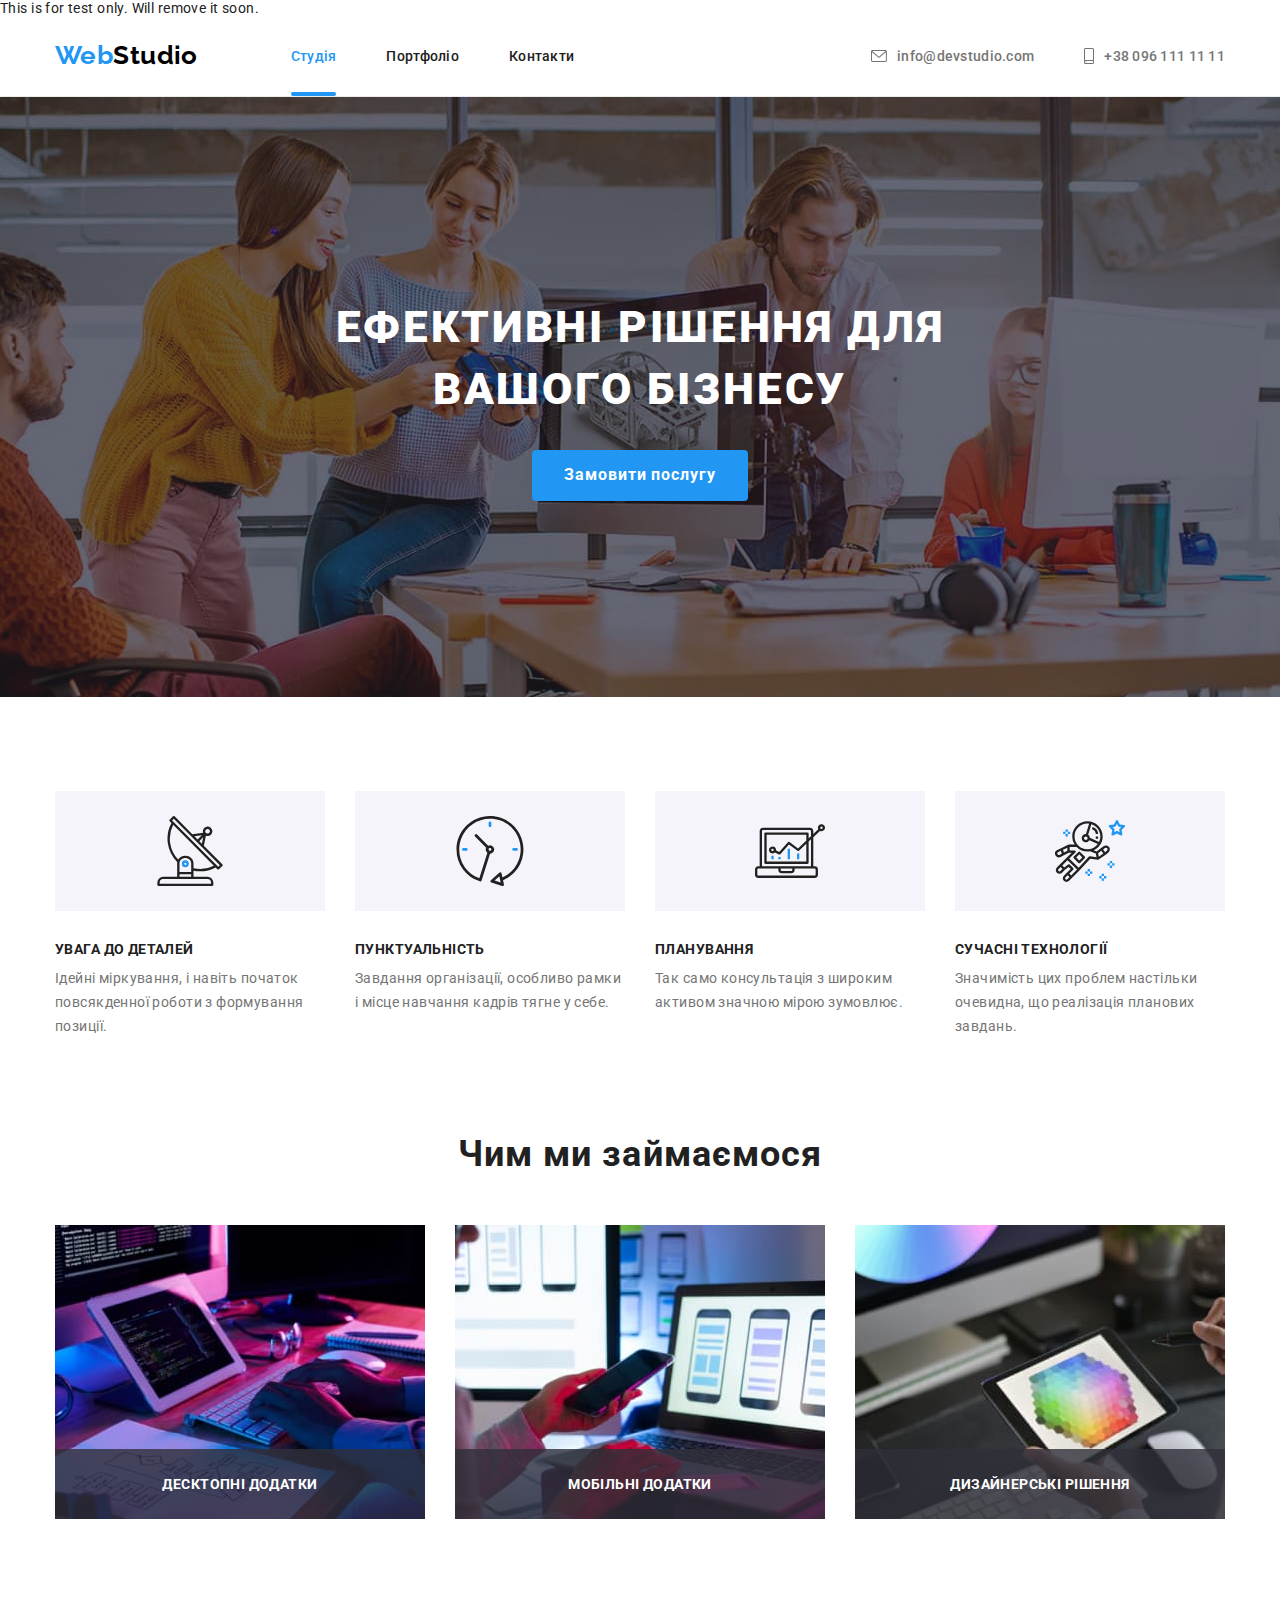
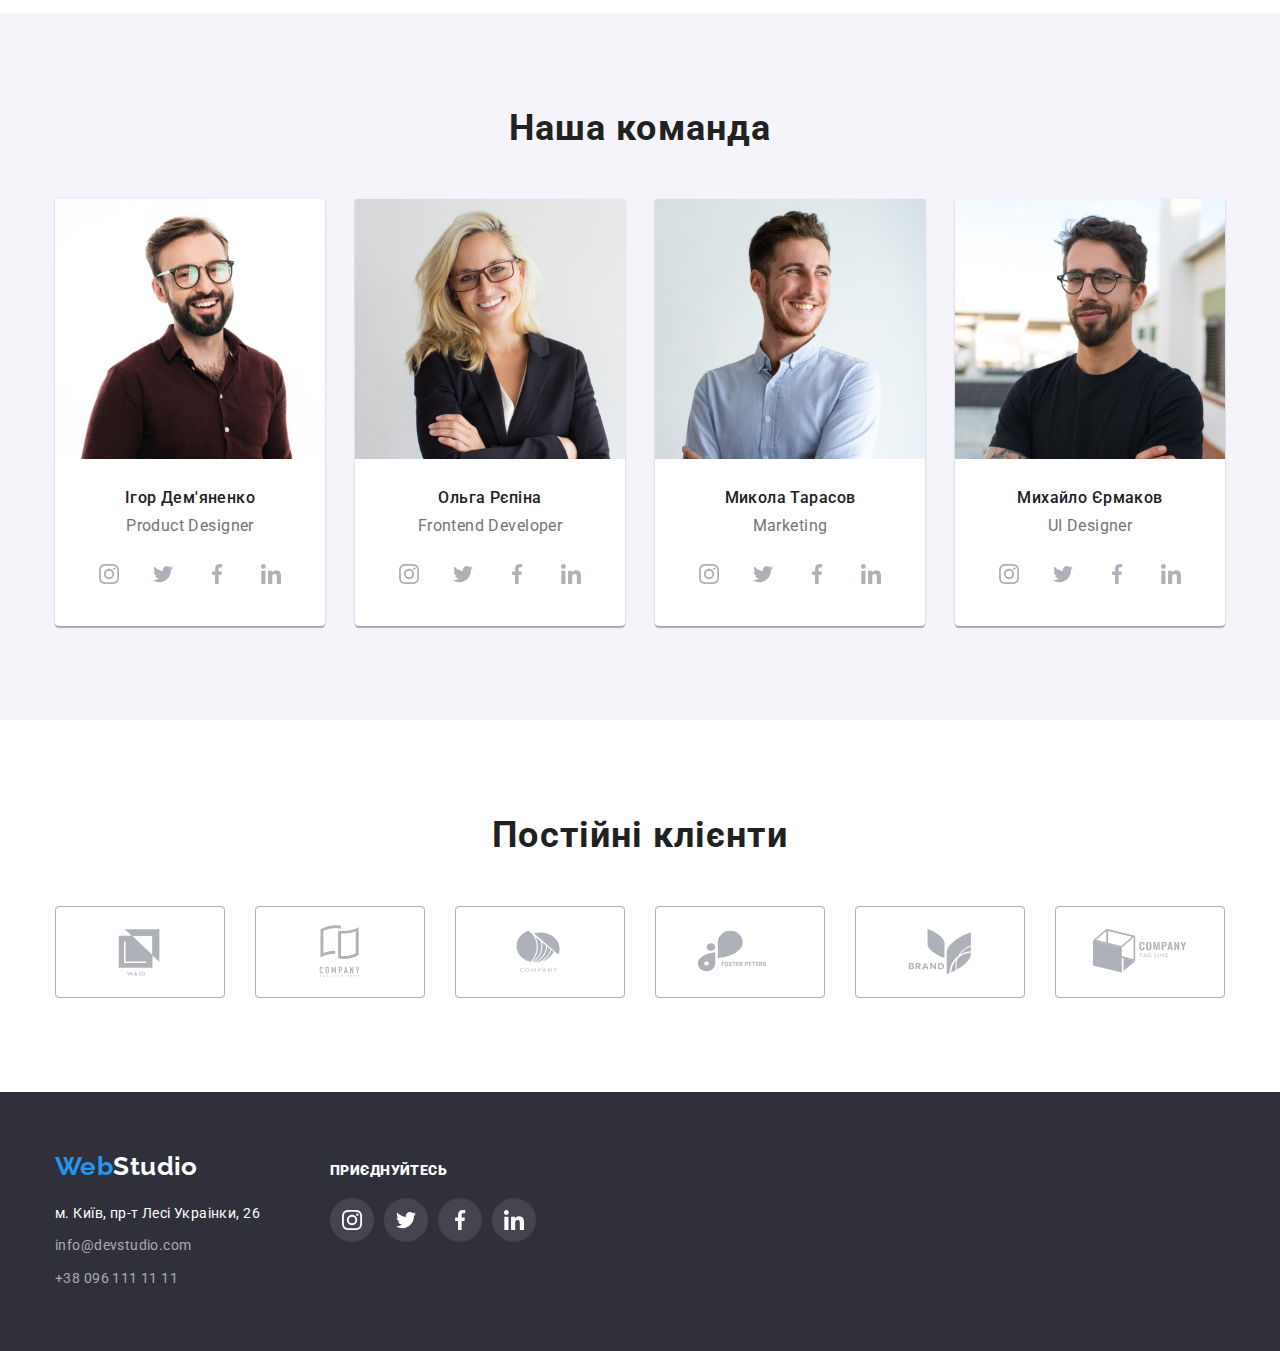
<file: index.html>
<!DOCTYPE html>
<html lang="uk">
  <head>
    <meta charset="UTF-8" />
    <meta http-equiv="X-UA-Compatible" content="IE=edge" />
    <meta name="viewport" content="width=device-width, initial-scale=1.0" />
    <title lang="en">WebStudio</title>
    <link rel="preconnect" href="https://fonts.googleapis.com" />
    <link rel="preconnect" href="https://fonts.gstatic.com" crossorigin />
    <link
      href="https://fonts.googleapis.com/css2?family=Raleway:wght@700&family=Roboto:wght@400;500;700;900&display=swap"
      rel="stylesheet"
    />
    <link
      rel="stylesheet"
      href="https://cdnjs.cloudflare.com/ajax/libs/modern-normalize/1.1.0/modern-normalize.min.css"
    />
    <link rel="stylesheet" href="./css/styles.css" />
  </head>
  <body>
    <div>This is for test only. Will remove it soon.</div>
    <header class="header">
      <div class="container main-nav">
        <!-- logo-header -->
        <a href="./index.html" class="logo" lang="en"
          ><span class="logo-web">Web</span>Studio</a
        >

        <!-- Site navigation -->
        <nav class="nav">
          <ul class="link site-nav">
            <li class="item">
              <a href="./index.html" class="nav-link current">Студія</a>
            </li>
            <li class="item">
              <a href="./portfolio.html" class="nav-link">Портфоліо</a>
            </li>
            <li class="item"><a href="#" class="nav-link">Контакти</a></li>
          </ul>
        </nav>

        <!-- Contacts -->

        <ul class="link nav-contact">
          <li class="item">
            <a href="mailto:info@devstudio.com" class="contacts"
              ><svg class="icon-envelope" width="16" height="12">
                <use href="./images/icons.svg#envelope"></use>
              </svg>
              info@devstudio.com</a
            >
          </li>
          <li class="item">
            <a href="tel:+380961111111" class="contacts"
              ><svg class="icon-smartphone" width="10" height="16">
                <use href="./images/icons.svg#smartphone"></use>
              </svg>
              +38 096 111 11 11</a
            >
          </li>
        </ul>
      </div>
    </header>

    <main>
      <!-- Hero section -->
      <section class="hero">
        <div class="container">
          <h1 class="hero-title">Ефективні рішення для вашого бізнесу</h1>
          <button type="button" class="hero-button button" data-modal-open>
            Замовити послугу
          </button>
        </div>
      </section>

      <!-- Features section -->
      <section class="section features">
        <div class="container">
          <h2 class="visually-hidden">Наші переваги</h2>
          <ul class="features-list link">
            <li class="item">
              <div class="features-block">
                <svg class="icon-features" width="70" height="70">
                  <use href="./images/icons.svg#antenna"></use>
                </svg>
              </div>
              <h3 class="features-title">Увага до деталей</h3>
              <p class="features-text">
                Ідейні міркування, і навіть початок повсякденної роботи з
                формування позиції.
              </p>
            </li>
            <li class="item">
              <div class="features-block">
                <svg class="icon-features" width="70" height="70">
                  <use href="./images/icons.svg#clock"></use>
                </svg>
              </div>
              <h3 class="features-title">Пунктуальність</h3>
              <p class="features-text">
                Завдання організації, особливо рамки і місце навчання кадрів
                тягне у себе.
              </p>
            </li>
            <li class="item">
              <div class="features-block">
                <svg class="icon-features" width="70" height="70">
                  <use href="./images/icons.svg#diagram"></use>
                </svg>
              </div>
              <h3 class="features-title">Планування</h3>
              <p class="features-text">
                Так само консультація з широким активом значною мірою зумовлює.
              </p>
            </li>
            <li class="item">
              <div class="features-block">
                <svg class="icon-features" width="70" height="70">
                  <use href="./images/icons.svg#astronaut"></use>
                </svg>
              </div>
              <h3 class="features-title">Сучасні технології</h3>
              <p class="features-text">
                Значимість цих проблем настільки очевидна, що реалізація
                планових завдань.
              </p>
            </li>
          </ul>
        </div>
      </section>

      <!-- Our work  -->
      <section class="section">
        <div class="container">
          <h2 class="section-title">Чим ми займаємося</h2>
          <ul class="work-list link">
            <li class="item">
              <img
                src="./images/img1.jpg"
                alt="Написання коду"
                width="370"
                height="294"
              />
              <div class="overlay">
                <p class="overlay-text">Десктопні додатки</p>
              </div>
            </li>
            <li class="item">
              <img
                src="./images/img2.jpg"
                alt="Розробка макету"
                width="370"
                height="294"
              />
              <div class="overlay">
                <p class="overlay-text">Мобільні додатки</p>
              </div>
            </li>
            <li class="item">
              <img
                src="./images/img3.jpg"
                alt="Графічний дизайн"
                width="370"
                height="294"
              />
              <div class="overlay">
                <p class="overlay-text">Дизайнерські рішення</p>
              </div>
            </li>
          </ul>
        </div>
      </section>

      <!-- Team section -->
      <section class="section team">
        <div class="container">
          <h2 class="section-title">Наша команда</h2>
          <ul class="team-list link">
            <li class="item">
              <img
                src="./images/productdesigner.jpg"
                alt="Ігор Дем'яненко"
                width="270"
                height="260"
                class="photo"
              />
              <div class="description">
                <h3 class="sub-title">Ігор Дем'яненко</h3>
                <p class="team-text" lang="en">Product Designer</p>
                <ul class="social-personal link">
                  <li class="item">
                    <a href="" class="icon-wrap" aria-label="Instagram">
                      <svg class="icon" width="20" height="20">
                        <use href="./images/icons.svg#instagram"></use>
                      </svg>
                    </a>
                  </li>
                  <li class="item">
                    <a href="" class="icon-wrap" aria-label="Twitter">
                      <svg class="icon" width="20" height="20">
                        <use href="./images/icons.svg#twitter"></use>
                      </svg>
                    </a>
                  </li>
                  <li class="item">
                    <a href="" class="icon-wrap" aria-label="Facebook">
                      <svg class="icon" width="20" height="20">
                        <use href="./images/icons.svg#facebook"></use>
                      </svg>
                    </a>
                  </li>
                  <li class="item">
                    <a href="" class="icon-wrap" aria-label="LinkedIn">
                      <svg class="icon" width="20" height="20">
                        <use href="./images/icons.svg#linkedin"></use>
                      </svg>
                    </a>
                  </li>
                </ul>
              </div>
            </li>
            <li class="item">
              <img
                src="./images/frontenddeveloper.jpg"
                alt="Ольга Рєпіна"
                width="270"
                height="260"
                class="photo"
              />
              <div class="description">
                <h3 class="sub-title">Ольга Рєпіна</h3>
                <p class="team-text" lang="en">Frontend Developer</p>
                <ul class="social-personal link">
                  <li class="item">
                    <a href="" class="icon-wrap" aria-label="Instagram">
                      <svg class="icon" width="20" height="20">
                        <use href="./images/icons.svg#instagram"></use>
                      </svg>
                    </a>
                  </li>
                  <li class="item">
                    <a href="" class="icon-wrap" aria-label="Twitter">
                      <svg class="icon" width="20" height="20">
                        <use href="./images/icons.svg#twitter"></use>
                      </svg>
                    </a>
                  </li>
                  <li class="item">
                    <a href="" class="icon-wrap" aria-label="Facebook">
                      <svg class="icon" width="20" height="20">
                        <use href="./images/icons.svg#facebook"></use>
                      </svg>
                    </a>
                  </li>
                  <li class="item">
                    <a href="" class="icon-wrap" aria-label="LinkedIn">
                      <svg class="icon" width="20" height="20">
                        <use href="./images/icons.svg#linkedin"></use>
                      </svg>
                    </a>
                  </li>
                </ul>
              </div>
            </li>
            <li class="item">
              <img
                src="./images/marketing.jpg"
                alt="Микола Тарасов"
                width="270"
                height="260"
                class="photo"
              />
              <div class="description">
                <h3 class="sub-title">Микола Тарасов</h3>
                <p class="team-text" lang="en">Marketing</p>
                <ul class="social-personal link">
                  <li class="item">
                    <a href="" class="icon-wrap" aria-label="Instagram">
                      <svg class="icon" width="20" height="20">
                        <use href="./images/icons.svg#instagram"></use>
                      </svg>
                    </a>
                  </li>
                  <li class="item">
                    <a href="" class="icon-wrap" aria-label="Twitter">
                      <svg class="icon" width="20" height="20">
                        <use href="./images/icons.svg#twitter"></use>
                      </svg>
                    </a>
                  </li>
                  <li class="item">
                    <a href="" class="icon-wrap" aria-label="Facebook">
                      <svg class="icon" width="20" height="20">
                        <use href="./images/icons.svg#facebook"></use>
                      </svg>
                    </a>
                  </li>
                  <li class="item">
                    <a href="" class="icon-wrap" aria-label="LinkedIn">
                      <svg class="icon" width="20" height="20">
                        <use href="./images/icons.svg#linkedin"></use>
                      </svg>
                    </a>
                  </li>
                </ul>
              </div>
            </li>
            <li class="item">
              <img
                src="./images/uidesigner.jpg"
                alt="Михайло Єрмаков"
                width="270"
                height="260"
                class="photo"
              />
              <div class="description">
                <h3 class="sub-title">Михайло Єрмаков</h3>
                <p class="team-text" lang="en">UI Designer</p>
                <ul class="social-personal link">
                  <li class="item">
                    <a href="" class="icon-wrap" aria-label="Instagram">
                      <svg class="icon" width="20" height="20">
                        <use href="./images/icons.svg#instagram"></use>
                      </svg>
                    </a>
                  </li>
                  <li class="item">
                    <a href="" class="icon-wrap" aria-label="Twitter">
                      <svg class="icon" width="20" height="20">
                        <use href="./images/icons.svg#twitter"></use>
                      </svg>
                    </a>
                  </li>
                  <li class="item">
                    <a href="" class="icon-wrap" aria-label="Facebook">
                      <svg class="icon" width="20" height="20">
                        <use href="./images/icons.svg#facebook"></use>
                      </svg>
                    </a>
                  </li>
                  <li class="item">
                    <a href="" class="icon-wrap" aria-label="LinkedIn">
                      <svg class="icon" width="20" height="20">
                        <use href="./images/icons.svg#linkedin"></use>
                      </svg>
                    </a>
                  </li>
                </ul>
              </div>
            </li>
          </ul>
        </div>
      </section>

      <!-- Clients -->
      <section class="section clients">
        <div class="container">
          <h2 class="section-title">Постійні клієнти</h2>
          <ul class="clients-list link">
            <li class="item">
              <a href="" class="clients-site"
                ><svg class="clients-icon" width="106" height="60">
                  <use href="./images/icons.svg#logo1"></use></svg
              ></a>
            </li>
            <li class="item">
              <a href="" class="clients-site"
                ><svg class="clients-icon" width="106" height="60">
                  <use href="./images/icons.svg#logo2"></use></svg
              ></a>
            </li>
            <li class="item">
              <a href="" class="clients-site"
                ><svg class="clients-icon" width="106" height="60">
                  <use href="./images/icons.svg#logo3"></use></svg
              ></a>
            </li>
            <li class="item">
              <a href="" class="clients-site"
                ><svg class="clients-icon" width="106" height="60">
                  <use href="./images/icons.svg#logo4"></use></svg
              ></a>
            </li>
            <li class="item">
              <a href="" class="clients-site"
                ><svg class="clients-icon" width="106" height="60">
                  <use href="./images/icons.svg#logo5"></use></svg
              ></a>
            </li>
            <li class="item">
              <a href="" class="clients-site"
                ><svg class="clients-icon" width="106" height="60">
                  <use href="./images/icons.svg#logo6"></use></svg
              ></a>
            </li>
          </ul>
        </div>
      </section>

      <!-- Modal -->
      <div class="backdrop is-hidden" data-modal>
        <div class="modal">
          <button type="button" class="modal-btn" data-modal-close>
            <svg class="icon-close" width="18" height="18">
              <use href="./images/icons.svg#close-btn"></use>
            </svg>
          </button>
        </div>
      </div>

      <!-- JS script -->
      <script src="./js/modal.js"></script>
    </main>

    <!-- Footer -->
    <footer class="footer">
      <div class="container footer-container">
        <div class="sub-container">
          <!-- logo-footer -->
          <a href="./index.html" class="logo-footer" lang="en"
            ><span class="logo-web">Web</span>Studio</a
          >

          <!-- Address -->
          <address class="address">
            <ul class="link">
              <li class="item">
                <a
                  href="https://goo.gl/maps/CPtrU1FHBa2aNyZL9"
                  class="address-link map"
                  target="_blank"
                  rel="noopener noreferrer nofollow"
                >
                  м. Київ, пр-т Лесі Украінки, 26
                </a>
              </li>
              <li class="item">
                <a href="mailto:info@devstudio.com" class="address-link"
                  >info@devstudio.com</a
                >
              </li>
              <li class="item">
                <a href="tel:+380961111111" class="address-link"
                  >+38 096 111 11 11</a
                >
              </li>
            </ul>
          </address>
        </div>
        <div class="sub-container">
          <p class="action"><b>приєднуйтесь</b></p>
          <ul class="link socials">
            <li class="item">
              <a href="" aria-label="Instagram" class="socials-wrap"
                ><svg class="socials-icon" width="20" height="20">
                  <use href="./images/icons.svg#instagram"></use></svg
              ></a>
            </li>
            <li class="item">
              <a href="" aria-label="Twitter" class="socials-wrap"
                ><svg class="socials-icon" width="20" height="20">
                  <use href="./images/icons.svg#twitter"></use></svg
              ></a>
            </li>
            <li class="item">
              <a href="" aria-label="Facebook" class="socials-wrap"
                ><svg class="socials-icon" width="20" height="20">
                  <use href="./images/icons.svg#facebook"></use></svg
              ></a>
            </li>
            <li class="item">
              <a href="" aria-label="LinkedIn" class="socials-wrap"
                ><svg class="socials-icon" width="20" height="20">
                  <use href="./images/icons.svg#linkedin"></use></svg
              ></a>
            </li>
          </ul>
        </div>
      </div>
    </footer>
  </body>
</html>
</file>
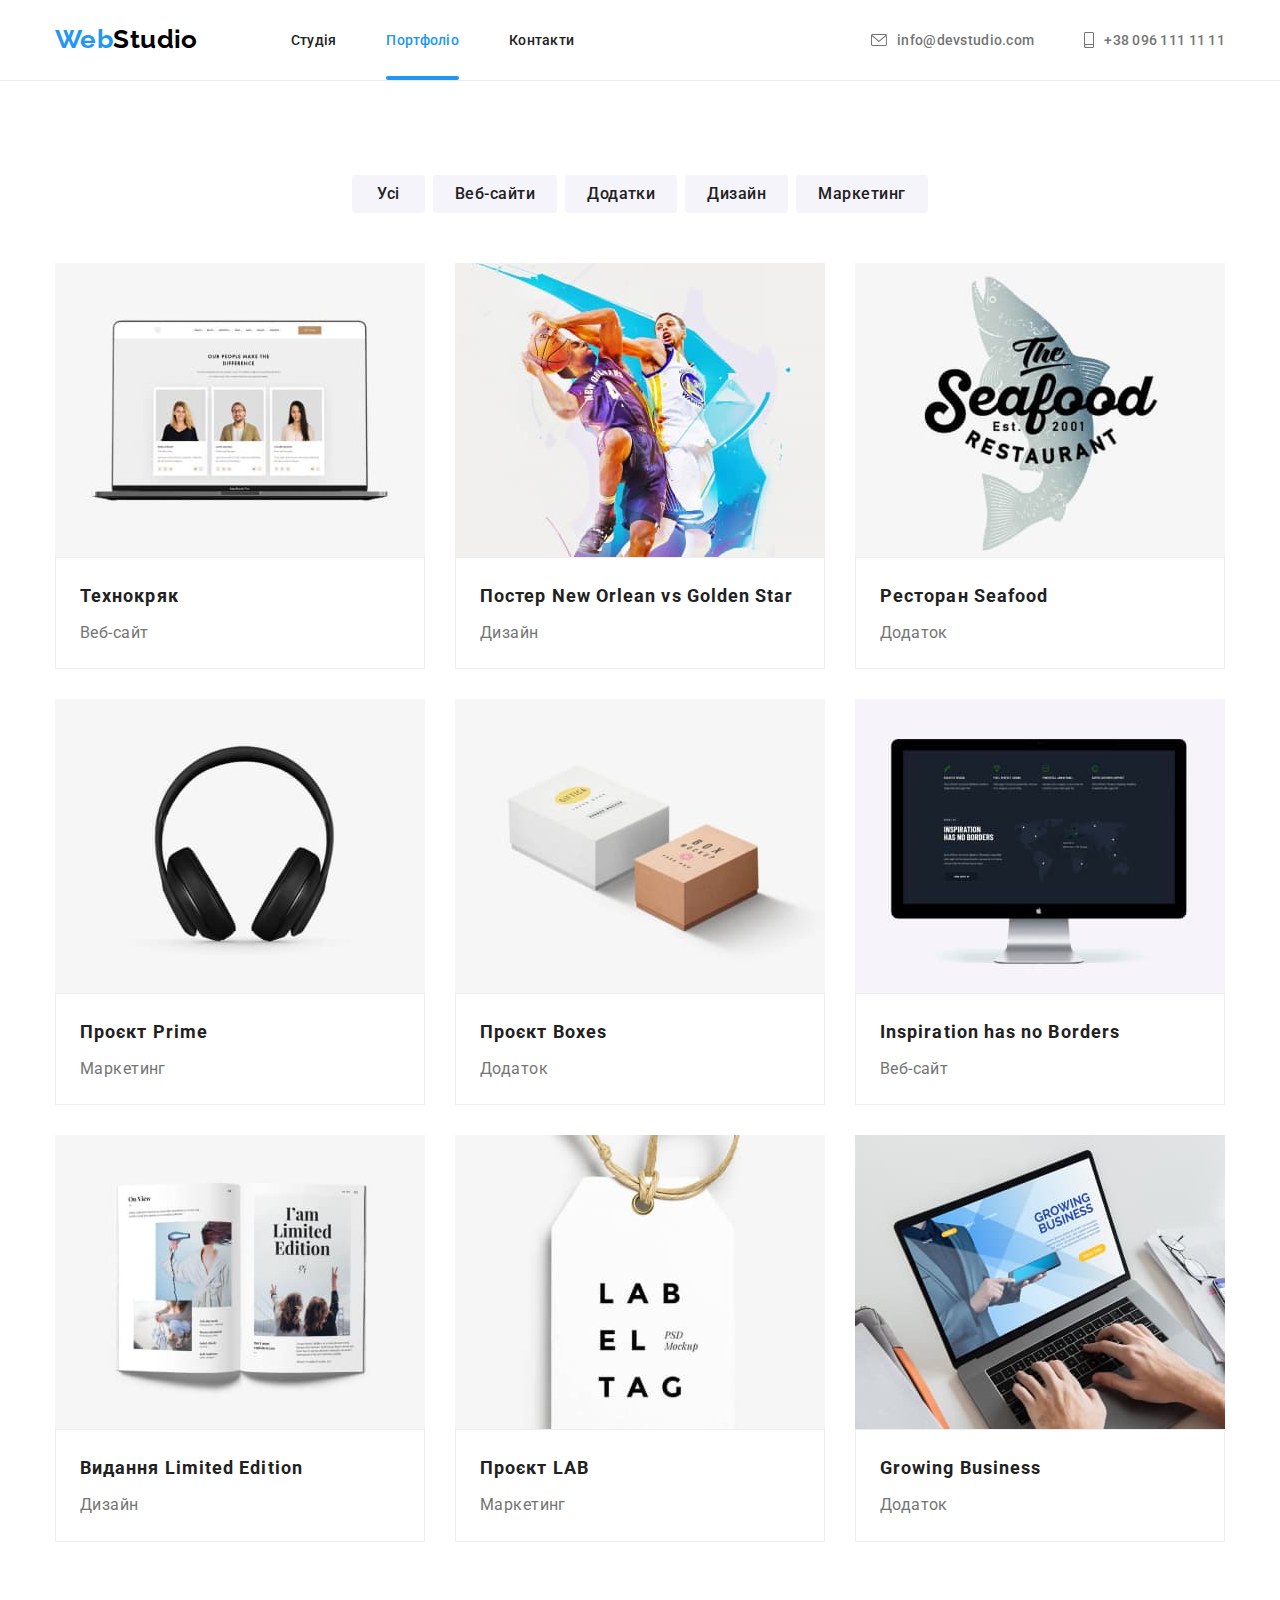
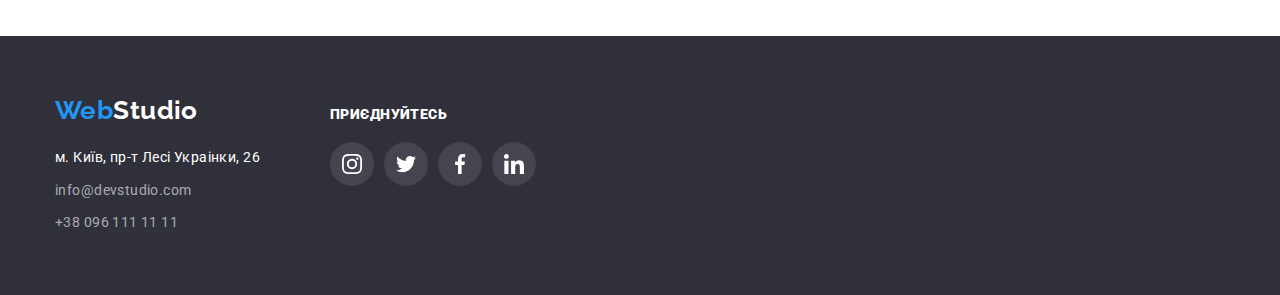
<file: portfolio.html>
<!DOCTYPE html>
<html lang="uk">
  <head>
    <meta charset="UTF-8" />
    <meta http-equiv="X-UA-Compatible" content="IE=edge" />
    <meta name="viewport" content="width=device-width, initial-scale=1.0" />
    <title lang="en">WebStudio</title>
    <link rel="preconnect" href="https://fonts.googleapis.com" />
    <link rel="preconnect" href="https://fonts.gstatic.com" crossorigin />
    <link
      href="https://fonts.googleapis.com/css2?family=Raleway:wght@700&family=Roboto:wght@400;500;700;900&display=swap"
      rel="stylesheet"
    />
    <link
      rel="stylesheet"
      href="https://cdnjs.cloudflare.com/ajax/libs/modern-normalize/1.1.0/modern-normalize.min.css"
    />
    <link rel="stylesheet" href="./css/styles.css" />
  </head>
  <body>
    <header class="header">
      <div class="container main-nav">
        <!-- logo-header -->
        <a href="./index.html" class="logo" lang="en"
          ><span class="logo-web">Web</span>Studio</a
        >

        <!-- Site navigation -->
        <nav class="nav">
          <ul class="link site-nav">
            <li class="item">
              <a href="./index.html" class="nav-link">Студія</a>
            </li>
            <li class="item">
              <a href="./portfolio.html" class="nav-link current">Портфоліо</a>
            </li>
            <li class="item"><a href="#" class="nav-link">Контакти</a></li>
          </ul>
        </nav>

        <!-- Contacts -->

        <ul class="link nav-contact">
          <li class="item">
            <a href="mailto:info@devstudio.com" class="contacts"
              ><svg class="icon-envelope" width="16" height="12">
                <use href="./images/icons.svg#envelope"></use>
              </svg>
              info@devstudio.com</a
            >
          </li>
          <li class="item">
            <a href="tel:+380961111111" class="contacts"
              ><svg class="icon-smartphone" width="10" height="16">
                <use href="./images/icons.svg#smartphone"></use>
              </svg>
              +38 096 111 11 11</a
            >
          </li>
        </ul>
      </div>
    </header>

    <main>
      <!-- Portfolio section -->

      <section class="section portfolio">
        <div class="container">
          <h1 class="visually-hidden">Портфоліо</h1>

          <!-- Navigation buttons -->

          <ul class="nav-type link">
            <li class="item">
              <button type="button" class="button all">Усі</button>
            </li>
            <li class="item">
              <button type="button" class="button">Веб-сайти</button>
            </li>
            <li class="item">
              <button type="button" class="button">Додатки</button>
            </li>
            <li class="item">
              <button type="button" class="button">Дизайн</button>
            </li>
            <li class="item">
              <button type="button" class="button">Маркетинг</button>
            </li>
          </ul>

          <!-- Portfolio cards -->

          <ul class="project-list link">
            <li class="item">
              <a href="#" class="card-link">
                <div class="thumb">
                  <img
                    src="./images/project1.jpg"
                    alt="Сайт відкритий на ноутбуці"
                    width="370"
                    height="294"
                  />
                  <div class="overlay">
                    <p class="text-overlay">
                      Ресурс пропонує комплексні пропозиції з різним рівнем
                      функціоналу та сервісів. Все це дозволить відвідувачу
                      отримати вичерпні відомості про компанію чи приватну
                      особу.
                    </p>
                  </div>
                </div>
                <div class="description">
                  <h2 class="portfolio-title">Технокряк</h2>
                  <p class="portfolio-text">Веб-сайт</p>
                </div>
              </a>
            </li>
            <li class="item">
              <a href="#" class="card-link">
                <div class="thumb">
                  <img
                    src="./images/project2.jpg"
                    alt="Два баскетболісти змагаються за м'яч"
                    width="370"
                    height="294"
                  />
                  <div class="overlay">
                    <p class="text-overlay">
                      Lorem ipsum, dolor sit amet consectetur adipisicing elit.
                      Perspiciatis fuga voluptatibus cum numquam illum ea eum,
                      tempora aspernatur pariatur impedit.
                    </p>
                  </div>
                </div>
                <div class="description">
                  <h2 class="portfolio-title">
                    Постер New Orlean vs Golden Star
                  </h2>
                  <p class="portfolio-text">Дизайн</p>
                </div>
              </a>
            </li>
            <li class="item">
              <a href="#" class="card-link">
                <div class="thumb">
                  <img
                    src="./images/project3.jpg"
                    alt="Логотип рестрану Seafood"
                    width="370"
                    height="294"
                  />
                  <div class="overlay">
                    <p class="text-overlay">
                      Lorem ipsum dolor sit amet consectetur adipisicing elit.
                      Pariatur dolorem saepe illo fuga laboriosam provident
                      impedit soluta quasi adipisci quidem.
                    </p>
                  </div>
                </div>
                <div class="description">
                  <h2 class="portfolio-title">Ресторан Seafood</h2>
                  <p class="portfolio-text">Додаток</p>
                </div>
              </a>
            </li>
            <li class="item">
              <a href="#" class="card-link">
                <div class="thumb">
                  <img
                    src="./images/project4.jpg"
                    alt="Чорні навушники"
                    width="370"
                    height="294"
                  />
                  <div class="overlay">
                    <p class="text-overlay">
                      Lorem ipsum, dolor sit amet consectetur adipisicing elit.
                      In delectus dicta nemo. Necessitatibus nulla eum,
                      voluptatibus consequuntur dolor aperiam? Laboriosam?
                    </p>
                  </div>
                </div>
                <div class="description">
                  <h2 class="portfolio-title">Проєкт Prime</h2>
                  <p class="portfolio-text">Маркетинг</p>
                </div>
              </a>
            </li>
            <li class="item">
              <a href="#" class="card-link">
                <div class="thumb">
                  <img
                    src="./images/project5.jpg"
                    alt="Проєкт Boxes"
                    width="370"
                    height="294"
                  />
                  <div class="overlay">
                    <p class="text-overlay">
                      Lorem ipsum dolor, sit amet consectetur adipisicing elit.
                      Quis laborum aliquam possimus esse nostrum cumque ratione
                      eveniet voluptas sequi iste.
                    </p>
                  </div>
                </div>
                <div class="description">
                  <h2 class="portfolio-title">Проєкт Boxes</h2>
                  <p class="portfolio-text">Додаток</p>
                </div>
              </a>
            </li>
            <li class="item">
              <a href="#" class="card-link">
                <div class="thumb">
                  <img
                    src="./images/project6.jpg"
                    alt="Відображення веб-сайту на комп'ютері"
                    width="370"
                    height="294"
                  />
                  <div class="overlay">
                    <p class="text-overlay">
                      Lorem ipsum dolor sit amet consectetur, adipisicing elit.
                      Corrupti perferendis doloremque quos sed officia possimus
                      unde aliquid modi vitae dolorem.
                    </p>
                  </div>
                </div>
                <div class="description">
                  <h2 class="portfolio-title">Inspiration has no Borders</h2>
                  <p class="portfolio-text">Веб-сайт</p>
                </div>
              </a>
            </li>
            <li class="item">
              <a href="#" class="card-link">
                <div class="thumb">
                  <img
                    src="./images/project7.jpg"
                    alt="Розгорнуті сторінки журналу"
                    width="370"
                    height="294"
                  />
                  <div class="overlay">
                    <p class="text-overlay">
                      Lorem ipsum dolor sit amet consectetur adipisicing elit.
                      Necessitatibus temporibus enim nobis mollitia deleniti
                      atque cupiditate minus id. Ad, rem.
                    </p>
                  </div>
                </div>
                <div class="description">
                  <h2 class="portfolio-title">Видання Limited Edition</h2>
                  <p class="portfolio-text">Дизайн</p>
                </div>
              </a>
            </li>
            <li class="item">
              <a href="#" class="card-link">
                <div class="thumb">
                  <img
                    src="./images/project8.jpg"
                    alt="Проєкт LAB"
                    width="370"
                    height="294"
                  />
                  <div class="overlay">
                    <p class="text-overlay">
                      Lorem ipsum dolor sit amet consectetur adipisicing elit.
                      Nulla deleniti modi dolorum neque perferendis officiis
                      nemo. Animi fugit asperiores voluptatem.
                    </p>
                  </div>
                </div>
                <div class="description">
                  <h2 class="portfolio-title">Проєкт LAB</h2>
                  <p class="portfolio-text">Маркетинг</p>
                </div>
              </a>
            </li>
            <li class="item">
              <a href="#" class="card-link">
                <div class="thumb">
                  <img
                    src="./images/project9.jpg"
                    alt="Ноутбук із відкритим додатком Growing Business"
                    width="370"
                    height="294"
                  />
                  <div class="overlay">
                    <p class="text-overlay">
                      Lorem ipsum dolor sit amet consectetur adipisicing elit.
                      Molestiae fugiat laudantium necessitatibus, commodi saepe
                      quo similique labore a dolorem maxime!
                    </p>
                  </div>
                </div>
                <div class="description">
                  <h2 class="portfolio-title">Growing Business</h2>
                  <p class="portfolio-text">Додаток</p>
                </div>
              </a>
            </li>
          </ul>
        </div>
      </section>
    </main>

    <!-- Footer -->
    <footer class="footer">
      <div class="container footer-container">
        <div class="sub-container">
          <!-- logo-footer -->
          <a href="./index.html" class="logo-footer" lang="en"
            ><span class="logo-web">Web</span>Studio</a
          >

          <!-- Address -->
          <address class="address">
            <ul class="link">
              <li class="item">
                <a
                  href="https://goo.gl/maps/CPtrU1FHBa2aNyZL9"
                  class="address-link map"
                  target="_blank"
                  rel="noopener noreferrer nofollow"
                >
                  м. Київ, пр-т Лесі Украінки, 26
                </a>
              </li>
              <li class="item">
                <a href="mailto:info@devstudio.com" class="address-link"
                  >info@devstudio.com</a
                >
              </li>
              <li class="item">
                <a href="tel:+380961111111" class="address-link"
                  >+38 096 111 11 11</a
                >
              </li>
            </ul>
          </address>
        </div>
        <div class="sub-container">
          <p class="action"><b>приєднуйтесь</b></p>
          <ul class="link socials">
            <li class="item">
              <a href="" aria-label="Instagram" class="socials-wrap"
                ><svg class="socials-icon" width="20" height="20">
                  <use href="./images/icons.svg#instagram"></use></svg
              ></a>
            </li>
            <li class="item">
              <a href="" aria-label="Twitter" class="socials-wrap"
                ><svg class="socials-icon" width="20" height="20">
                  <use href="./images/icons.svg#twitter"></use></svg
              ></a>
            </li>
            <li class="item">
              <a href="" aria-label="Facebook" class="socials-wrap"
                ><svg class="socials-icon" width="20" height="20">
                  <use href="./images/icons.svg#facebook"></use></svg
              ></a>
            </li>
            <li class="item">
              <a href="" aria-label="LinkedIn" class="socials-wrap"
                ><svg class="socials-icon" width="20" height="20">
                  <use href="./images/icons.svg#linkedin"></use></svg
              ></a>
            </li>
          </ul>
        </div>
      </div>
    </footer>
  </body>
</html>
</file>
<file: css/styles.css>
:root {
  --main-white-color: #ffffff;
  --main-text-color: #212121;
  --secondary-text-color: #757575;
  --accent-color: #2196f3;
  --secondary-bg-color: #f5f4fa;
  --hero-footer-bg-color: #2f303a;
  --main-footer-text-color: rgba(255, 255, 255, 0.6);
  --logo-header-color: #000000;
  --header-border-color: #ececec;
  --portfolio-border-color: #eeeeee;
  --inactive-icon-color: #afb1b8;
  --overlay-bg-clr: rgba(47, 48, 58, 0.8);

  /* Other */
  --time-function: cubic-bezier(0.4, 0, 0.2, 1);
}

body {
  color: var(--main-text-color);
  background-color: var(--main-white-color);
  font-family: "Roboto", "Raleway", sans-serif;
  font-size: 14px;
  letter-spacing: 0.03em;
}

h1,
h2,
h3,
h4,
h5,
h6,
p {
  margin: 0;
}

img {
  display: block;
  width: 100%;
  height: auto;
}

.link {
  padding: 0;
  margin: 0;
  list-style-type: none;
}

.container {
  width: 1200px;
  margin: 0 auto;
  padding: 0 15px;
  /* outline: 2px solid purple; */
}

.section {
  padding-top: 94px;
  padding-bottom: 94px;
}

.button {
  cursor: pointer;
  font-family: "Roboto", "Raleway", sans-serif;
}

.visually-hidden {
  position: absolute;
  width: 1px;
  height: 1px;
  margin: -1px;
  border: 0;
  padding: 0;

  white-space: nowrap;
  clip-path: inset(100%);
  clip: rect(0 0 0 0);
  overflow: hidden;
}

/* Header */

.header {
  border-bottom: 1px solid var(--header-border-color);
}

/* Main-nav */

.main-nav {
  display: flex;
  align-items: center;
}

/* Logo-header and logo-footer */

.logo {
  color: var(--logo-header-color);

  font-size: 26px;
  font-weight: 700;
  font-family: "Raleway", sans-serif;
  text-decoration: none;
}

.logo-web {
  color: var(--accent-color);
}

/* Site navigation */

.nav {
  margin-left: 93px;
}

.site-nav {
  display: flex;
}

.site-nav .item:not(:first-child) {
  margin-left: 50px;
}

.nav-link {
  display: block;
  padding-top: 32px;
  padding-bottom: 32px;

  color: var(--main-text-color);
  text-decoration: none;
  letter-spacing: 0.02em;
  font-weight: 500;

  transition: color 250ms var(--time-function);
}

.nav-link:hover,
.nav-link:focus {
  color: var(--accent-color);
}

.nav-link.current {
  position: relative;

  color: var(--accent-color);
}

.nav-link.current::after {
  content: "";

  position: absolute;
  left: 0;
  bottom: 0%;

  display: block;
  width: 100%;
  height: 4px;

  background-color: var(--accent-color);

  border-radius: 2px;
}

/* Contacts */

.nav-contact {
  display: flex;
  margin-left: auto;
}

.nav-contact .item {
  display: flex;
  align-items: center;
}

.nav-contact .item:not(:first-child) {
  margin-left: 50px;
}

.contacts {
  display: flex;
  align-items: center;

  color: var(--secondary-text-color);
  text-decoration: none;
  letter-spacing: 0.02em;
  font-weight: 500;

  transition: color 250ms var(--time-function);
}

.contacts:hover,
.contacts:focus {
  color: var(--accent-color);
  fill: var(--accent-color);
}

.icon-envelope,
.icon-smartphone {
  margin-right: 10px;
  fill: currentColor;
}

/* Hero section */

.hero {
  padding-top: 200px;
  padding-bottom: 200px;
  text-align: center;

  max-width: 1600px;
  height: 600px;
  margin-right: auto;
  margin-left: auto;
  background-color: #c4c4c4;
  background-image: linear-gradient(
      to right,
      rgba(47, 48, 58, 0.4),
      rgba(47, 48, 58, 0.4)
    ),
    url("../images/hero-background.jpg");
  background-repeat: no-repeat;
  background-position: center;
  background-size: cover;
}

.hero-title {
  margin: 0 auto 30px auto;
  width: 696px;

  color: var(--main-white-color);

  font-size: 44px;
  font-weight: 900;
  line-height: 1.4;
  letter-spacing: 0.06em;
  text-transform: uppercase;
}

.hero-button {
  display: inline-block;
  min-width: 216px;
  padding: 10px 32px;
  border: none;
  border-radius: 4px;

  color: var(--main-white-color);
  background-color: var(--accent-color);

  font-size: 16px;
  line-height: 1.9;
  letter-spacing: 0.06em;
  font-weight: 700;
}

/* Features section */

.section.features {
  padding-bottom: 0;
}

.features-list {
  display: flex;
  align-items: flex-start;
}

.features-title {
  margin-bottom: 10px;

  font-size: 14px;
  font-weight: 700;
  letter-spacing: 0.03em;
  text-transform: uppercase;
}

.features-text {
  color: var(--secondary-text-color);
  line-height: 1.7;
  letter-spacing: 0.03em;
}

.features-list .item {
  width: calc((100% - 90px) / 4);
}

.features-list .item:not(:last-child) {
  margin-right: 30px;
}

.features-block {
  display: flex;
  width: 270px;
  height: 120px;
  margin-bottom: 30px;
  align-items: center;
  justify-content: center;
  background-color: var(--secondary-bg-color);
}
/* Our work */

.work-list {
  display: flex;
}

.work-list .item {
  position: relative;
}

.work-list .item:not(:last-child) {
  margin-right: 30px;
}

.section-title {
  margin-bottom: 50px;
  text-align: center;
  font-weight: 700;
  font-size: 36px;
  letter-spacing: 0.03em;
  line-height: 1.17;
}

.work-list .overlay {
  display: flex;
  justify-content: center;
  align-items: center;

  position: absolute;
  bottom: 0;
  left: 0;
  width: 100%;
  height: 70px;

  background-color: var(--overlay-bg-clr);
}

.work-list .overlay-text {
  color: var(--main-white-color);
  font-weight: 700;
  line-height: 1.17;
  letter-spacing: 0.03em;
  text-transform: uppercase;
}

/* Team section */

.team {
  background-color: var(--secondary-bg-color);
}

.team-list {
  display: flex;
}

.team-list > .item {
  background: var(--main-white-color);

  box-shadow: 0px 1px 3px rgba(0, 0, 0, 0.12), 0px 1px 1px rgba(0, 0, 0, 0.14),
    0px 2px 1px rgba(0, 0, 0, 0.2);
  border-radius: 0px 0px 4px 4px;
}

.team-list > .item:not(:last-child) {
  margin-right: 30px;
}

.team-list .sub-title {
  margin-bottom: 10px;

  font-size: 16px;
  font-weight: 500;
}

.team-text {
  margin-bottom: 16px;

  color: var(--secondary-text-color);
  font-size: 16px;
}

.team-list .description {
  padding-top: 30px;
  padding-bottom: 30px;

  text-align: center;
}

.social-personal {
  display: flex;
  justify-content: center;
}

.social-personal .item:not(:last-child) {
  margin-right: 10px;
}

.icon-wrap {
  display: inline-flex;
  width: 44px;
  height: 44px;

  justify-content: center;
  align-items: center;
  border-radius: 50%;

  color: var(--inactive-icon-color);

  transition: color 250ms var(--time-function),
    background-color 250ms var(--time-function);
}

.icon-wrap:hover,
.icon-wrap:focus {
  color: var(--main-white-color);
  background-color: var(--accent-color);
}

.social-personal .icon {
  fill: currentColor;
}

/* Clients */

.clients-list {
  display: flex;
  align-items: center;
  justify-content: center;
}

.clients-list .item:not(:last-child) {
  margin-right: 30px;
}

.clients-site {
  display: flex;
  width: 170px;
  height: 92px;
  align-items: center;
  justify-content: center;

  border: 1px solid var(--inactive-icon-color);
  border-radius: 4px;

  color: var(--inactive-icon-color);

  transition: color 250ms var(--time-function),
    border-color 250ms var(--time-function);
}

.clients-site:hover,
.clients-site:focus {
  color: var(--accent-color);
  border-color: var(--accent-color);
}

.clients-icon {
  fill: currentColor;
}

/* Footer */

.footer {
  padding-top: 60px;
  padding-bottom: 60px;
  background-color: var(--hero-footer-bg-color);
}

.logo-footer {
  display: inline-block;
  margin-bottom: 20px;

  color: var(--main-white-color);

  text-decoration: none;
  font-size: 26px;
  font-family: "Raleway", sans-serif;
  font-weight: 700;
}

.address .item:not(:last-child) {
  margin-bottom: 9px;
}

.address-link {
  font-style: normal;
  line-height: 1.7;
  text-decoration: none;
  color: var(--main-footer-text-color);

  transition: color 250ms var(--time-function);
}

.address-link.map {
  color: var(--main-white-color);
}

.address-link:hover,
.address-link:focus {
  color: var(--accent-color);
}

.action {
  margin-bottom: 20px;

  color: var(--main-white-color);
  font-weight: 700;
  letter-spacing: 0.03em;
  text-transform: uppercase;
  font-style: normal;
  line-height: 1.17;
}

.footer-container {
  display: flex;
  align-items: baseline;
}

.sub-container:not(:last-child) {
  margin-right: 70px;
}

.sub-container .socials {
  display: flex;
}

.socials .item:not(:last-child) {
  margin-right: 10px;
}

.socials-wrap {
  display: inline-flex;
  width: 44px;
  height: 44px;
  justify-content: center;
  align-items: center;
  border-radius: 50%;

  color: var(--main-white-color);
  background-color: rgba(255, 255, 255, 0.1);

  transition: background-color 250ms var(--time-function);
}

.socials-wrap:hover,
.socials-wrap:focus {
  background-color: var(--accent-color);
}

.socials-icon {
  fill: currentColor;
}

/* Portfolio page */

.nav-type {
  display: flex;
  justify-content: center;
  margin-bottom: 50px;
}

.nav-type .item:not(:last-child) {
  margin-right: 8px;
}

.portfolio .button.all {
  padding-right: 25px;
  padding-left: 25px;
}

.portfolio .button {
  display: block;
  padding: 6px 22px;

  background-color: var(--secondary-bg-color);
  color: var(--main-text-color);
  font-size: 16px;
  font-weight: 500;
  line-height: 1.6;
  letter-spacing: 0.03em;

  border: none;
  border-radius: 4px;

  transition: color 250ms var(--time-function),
    background-color 250ms var(--time-function),
    box-shadow 250ms var(--time-function);
}

.portfolio .button:hover,
.portfolio .button:focus {
  color: var(--main-white-color);
  background-color: var(--accent-color);
  box-shadow: 0px 3px 1px rgba(0, 0, 0, 0.1), 0px 1px 2px rgba(0, 0, 0, 0.08),
    0px 2px 2px rgba(0, 0, 0, 0.12);
}

.project-list {
  display: flex;
  flex-wrap: wrap;
}

.project-list .item {
  width: calc((100% - 60px) / 3);
}

.project-list .item:not(:nth-child(3n)) {
  margin-right: 30px;
}

.project-list .item:not(:nth-last-child(-n + 3)) {
  margin-bottom: 30px;
}

.project-list .description {
  padding: 20px 24px;

  border: 1px solid var(--portfolio-border-color);
}

.portfolio-title {
  margin-bottom: 4px;

  font-size: 18px;
  font-weight: 700;
  line-height: 2;
  letter-spacing: 0.06em;
}

.portfolio-text {
  color: var(--secondary-text-color);
  font-size: 16px;
  line-height: 1.9;
}

.card-link {
  display: block;
  color: inherit;
  text-decoration: none;

  transition: box-shadow 250ms var(--time-function);
}

.card-link:hover,
.card-link:focus {
  box-shadow: 0px 1px 1px rgba(0, 0, 0, 0.12), 0px 4px 4px rgba(0, 0, 0, 0.06),
    1px 4px 6px rgba(0, 0, 0, 0.16);
}

.project-list .thumb {
  position: relative;

  overflow: hidden;
}

.project-list .overlay {
  position: absolute;
  top: 0;
  left: 0;
  width: 100%;
  height: 100%;

  display: flex;
  align-items: center;

  background-color: rgba(33, 150, 243, 0.9);

  opacity: 0;

  transform: translateY(100%);

  transition: opacity 250ms var(--time-function),
    transform 250ms var(--time-function);
}

.card-link:hover .overlay,
.card-link:focus .overlay {
  transform: translateY(0);
  opacity: 1;
}

.project-list .text-overlay {
  padding-right: 24px;
  padding-left: 24px;

  color: var(--main-white-color);
  font-size: 18px;
  font-weight: 400;
  line-height: 1.56;
}

/* Modal */

.backdrop {
  position: fixed;
  top: 0;
  left: 0;
  width: 100%;
  height: 100%;

  background-color: rgba(0, 0, 0, 0.2);

  opacity: 1;
  visibility: visible;
  pointer-events: initial;

  transition: opacity 250ms var(--time-function),
    visibility 250ms var(--time-function);
}

.backdrop.is-hidden {
  opacity: 0;
  visibility: hidden;
  pointer-events: none;
}

.modal {
  position: absolute;
  top: 50%;
  left: 50%;
  width: 528px;
  height: 581px;
  transform: translate(-50%, -50%) scale(100%);

  background-color: var(--main-white-color);

  box-shadow: 0px 1px 3px rgba(0, 0, 0, 0.12), 0px 1px 1px rgba(0, 0, 0, 0.14),
    0px 2px 1px rgba(0, 0, 0, 0.2);
  border-radius: 4px;

  transition: transform 250ms var(--time-function);
}

.backdrop.is-hidden .modal {
  transform: translate(-50%, -50%) scale(110%);
}

.modal-btn {
  position: absolute;
  top: 8px;
  right: 8px;

  display: flex;
  justify-content: center;
  align-items: center;
  width: 30px;
  height: 30px;

  padding: 0;

  background-color: var(--main-white-color);
  border-radius: 50%;
  border: 1px solid rgba(0, 0, 0, 0.1);
  cursor: pointer;
}
</file>
